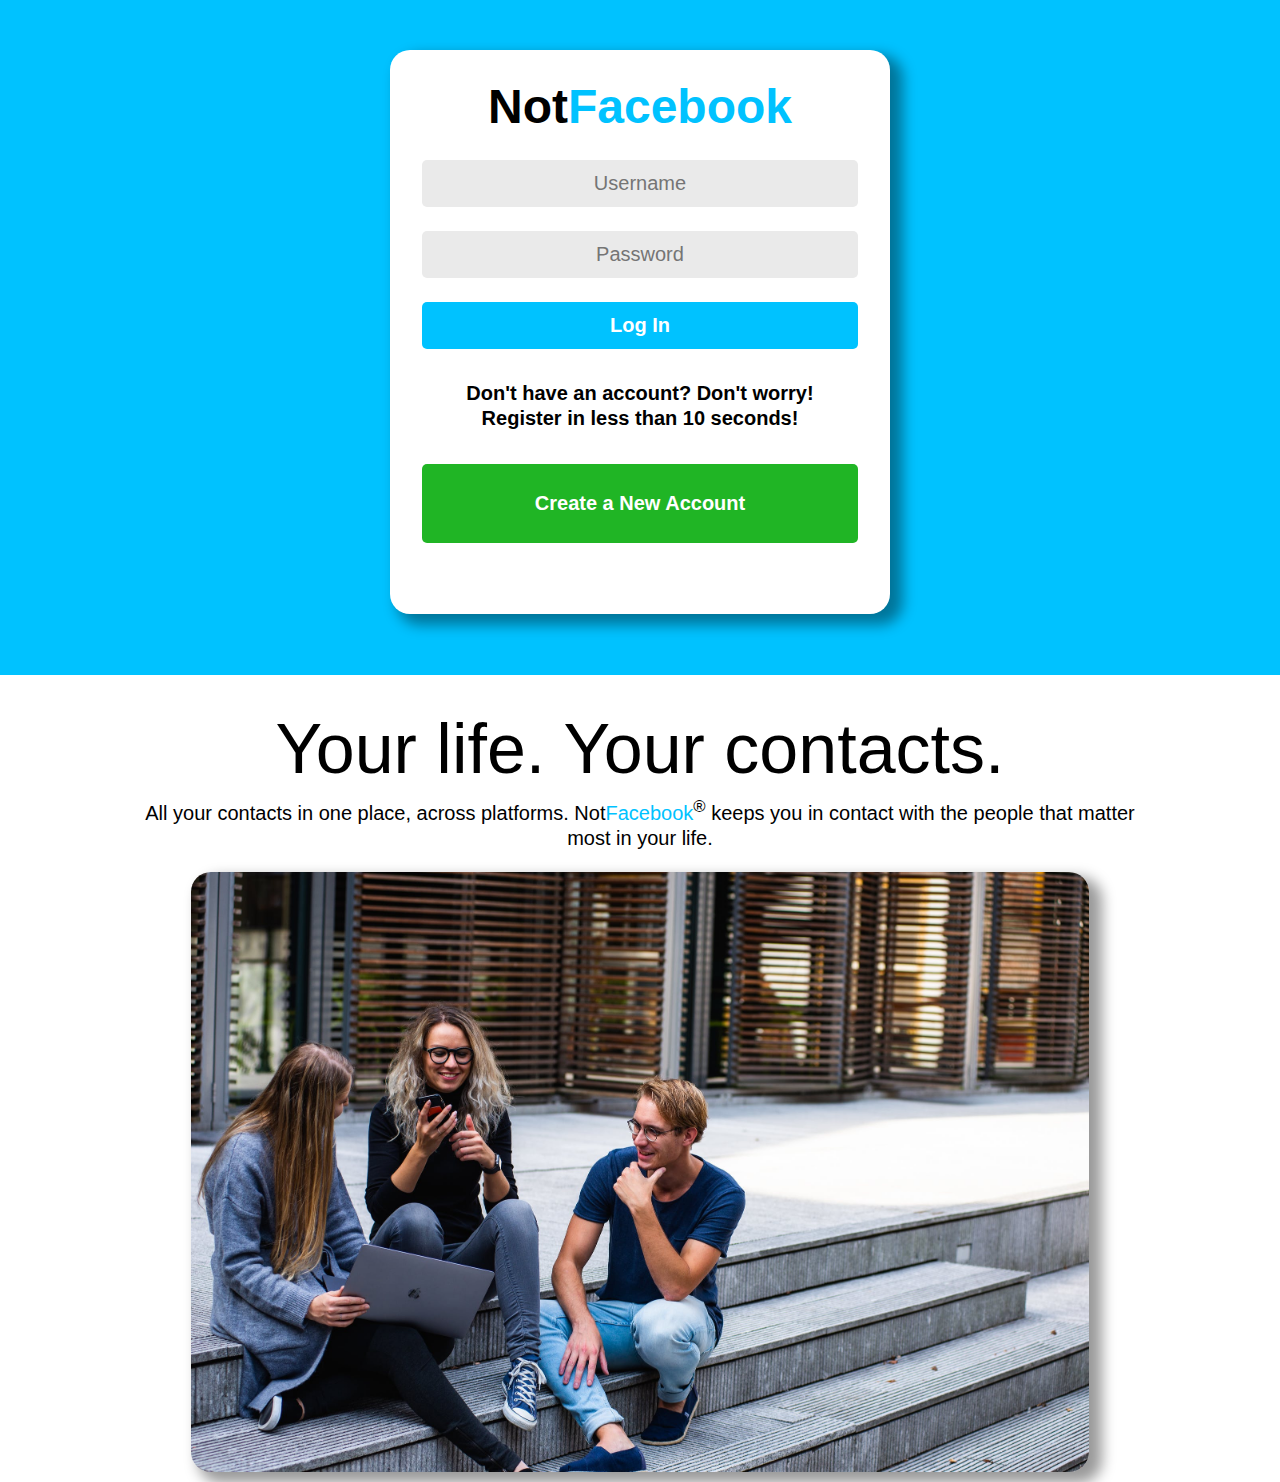
<file: index.html>
<!DOCTYPE html>
<html>
    <head>
        <meta charset="UTF-8">
        <title>NotFacebook</title>
		<meta name="viewport" content="width=device-width, initial-scale=1.0">
        <meta name="author" content="Group 18">
        <meta name="description" content="COP4331C Small Project Spring 2021 - Group 18">
		<link rel="shortcut icon" type="image/x-icon" href="favicon.ico">
        <link rel="stylesheet" href="css/style-login.css">
        <script type="text/javascript" src="js/jquery-3.5.1.min.js"></script>
        <script type="text/javascript" src="js/md5.js"></script>
        <script type="text/javascript" src="js/code.js"></script>
        <script>
            if (readCookie() !== null) {
                window.location.href = "main.html";
            }
        </script>
    </head>
    <body>
        <div class="container">
            <!-- Login/Register box -->
            <section class="form-box">
                <div id="login-box">
                    <div class="name"><strong class="name-not">Not</strong><strong class="name-facebook">Facebook</strong></div>
                    <input id="login-username" class="input" type="text" placeholder="Username">
                    <input id="login-password" class="input" type="password" placeholder="Password">
                    <button id="login-submit" type="submit" onclick="doLogin()">Log In</button>
                    <div class="form-error-text" id="login-error"></div>
                    <div class="form-text">Don't have an account? Don't worry! Register in less than 10 seconds!</div>
                    <button id="login-register" type="button" onclick="registerForm()">Create a New Account</button>
                </div>
                <div id="register-box">
                    <div class="name"><strong class="name-not">Not</strong><strong class="name-facebook">Facebook</strong></div>
                    <input id="register-username" class="input" type="text" placeholder="Username">
                    <input id="register-password" class="input" type="password" placeholder="Password">
                    <input id="register-password-confirm" class="input" type="password" placeholder="Confirm Password">
                    <button id="register-submit" type="submit" onclick="doRegister()">Register</button>
                    <div class="form-error-text" id="register-error"></div>
                    <div class="form-text">Already have an account? <a href="#" onclick="loginForm()">Log In</a></div>
                </div>
            </section>
            <div></div>
            <!-- Testimonial -->
            <section id="testimonial">
                <div id="testimonial-box">
                    <div id="testimonial-text">Your life. Your contacts.</div>
                    <div class="testimonial-description">
                        All your contacts in one place, across platforms. <strong class="name-not name-normal">Not</strong><strong class="name-facebook name-normal">Facebook</strong><sup>&reg;</sup> keeps you in contact with the people that matter most in your life.
                    </div>
                    <img id="testimonial-img" src="media/homepage-testimonial.jpeg">
                </div>
            </section>
        </div>
    </body>
</html>
</file>
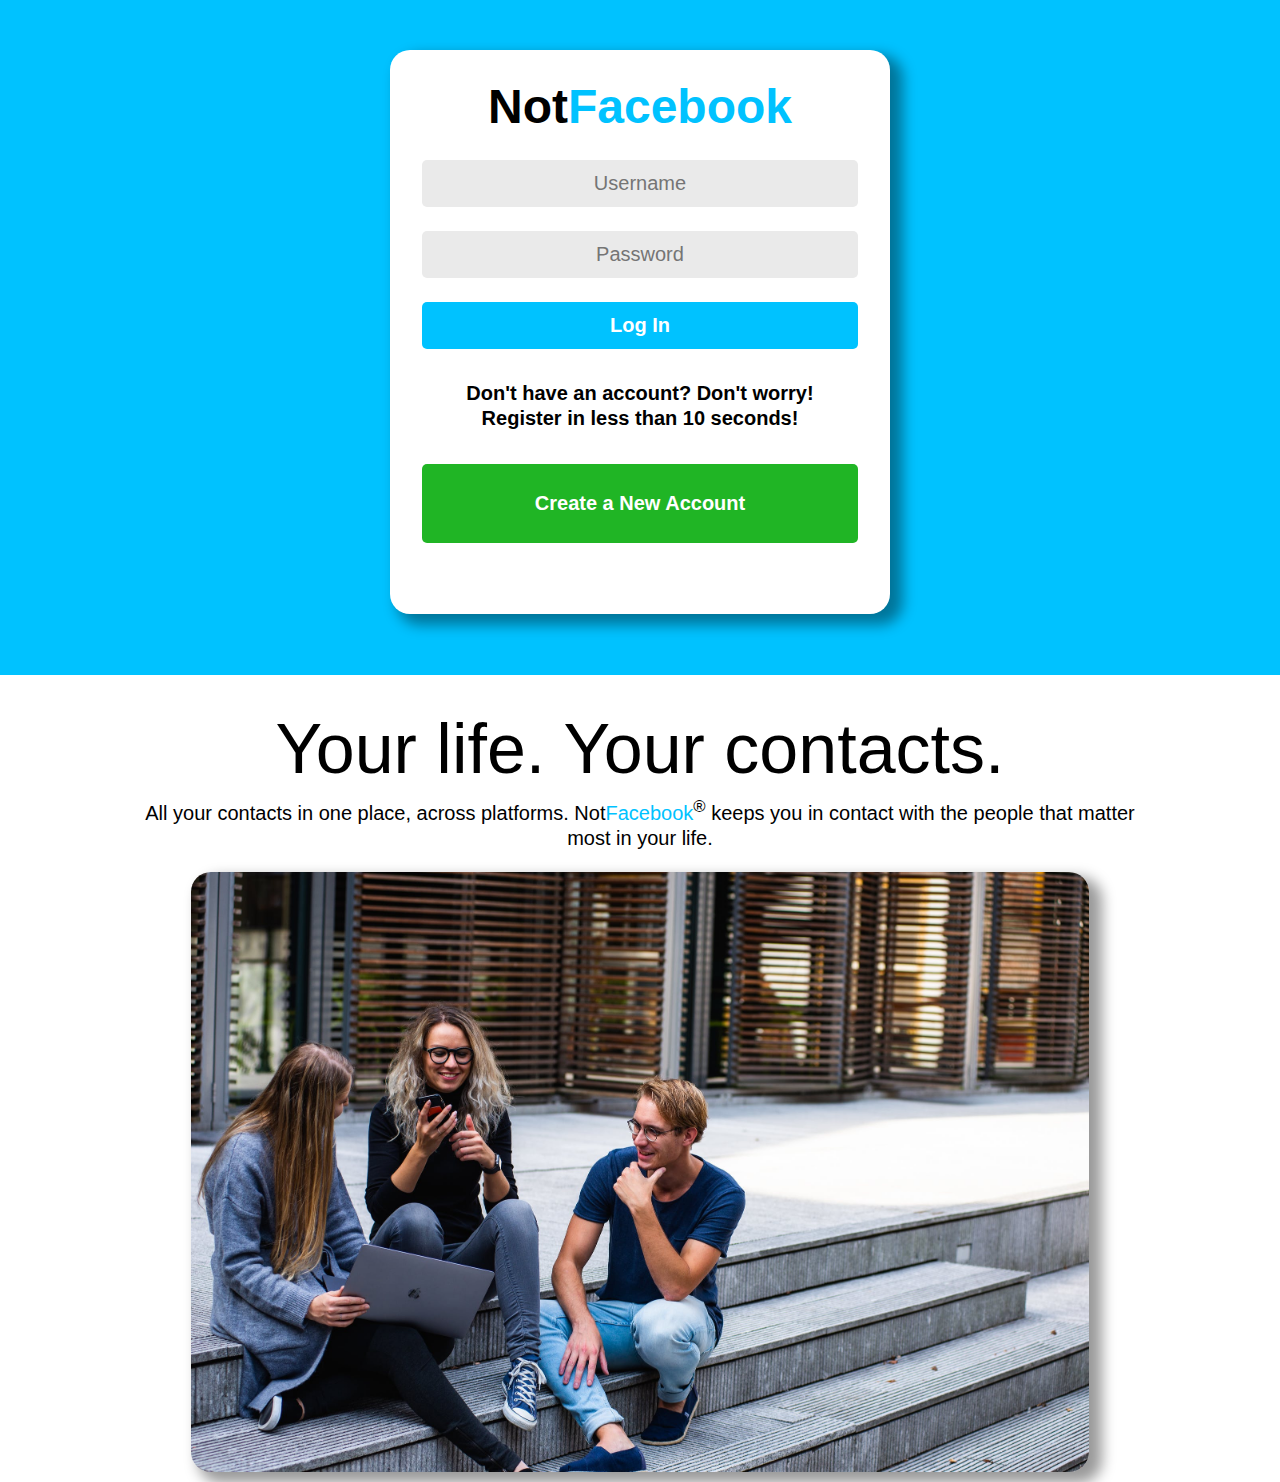
<file: addContact.html>
<!DOCTYPE html>
<html lang="en">
  <head>
    <!-- Required meta tags -->
    <meta charset="utf-8">
    <meta name="viewport" content="width=device-width, initial-scale=1">
    <title>NotFacebook</title>
    <!-- Bootstrap CSS -->
    <link href="https://cdn.jsdelivr.net/npm/bootstrap@5.0.0-beta1/dist/css/bootstrap.min.css" rel="stylesheet" integrity="sha384-giJF6kkoqNQ00vy+HMDP7azOuL0xtbfIcaT9wjKHr8RbDVddVHyTfAAsrekwKmP1" crossorigin="anonymous">
    <!-- Custom CSS -->
    <link rel="stylesheet" type="text/css" href="css/style-site.css">
    <script type="text/javascript" src="js/code.js" ></script>
    <script>
      if (readCookie() === null) {
          window.location.href = "index.html";
      }
    </script>
  </head>
  <body>
  	<!-- Creates logo border -->
    <div class="mt-4">
      <span class="border logo">
        <span class = "not">Not</span>
        <span class = "facebook">Facebook</span>
      </span>
    </div>
    <!-- Create a contact container -->
    <div class="container">
      <div class="row">
        <div class="col-md-6">
          <form class="contactAdd" action="process.php" method="POST">
            <div class="form-group pt-5 mt-5 pb-5">
              <div class="border contact mt-1">  
                <h3 class="text-center">
                  Create a contact here:
                </h3>

                <label for="firstName"> <strong>First Name:</strong></label>
                  <input class="form-control firstnameinput" id="contactFirstName" type="text" placeholder="Enter first name here">

                <br>

                <label for="lastName"> <strong>Last Name:</strong></label>
                <input class="form-control lastnameinput" id="contactLastName" type="text" placeholder="Enter last name here">

                <br>

                <label for="email"> <strong>Email:</strong></label>
                <input class="form-control emailinput" id="contactEmail" type="text" placeholder="Enter email here">

                <br>

                <label for="telephone"> <strong>Phone Number:</strong></label>
                <input class="form-control phoneinput" id="contactPhone" type="text" placeholder="(555)-555-5555">
                
                <p id="contactAddResult"></p>

                <br>
                <div class="text-center">
                  <button type="button" class="btn btn-success createcontactbutton" onclick="addContact()">Create Contact</button>
                  <button type="button" class="btn btn-danger backtomain" onclick=window.location.href="main.html">Go back to search</button>
                </div>
              </div>
            </div>
          </form> 
        </div>
        <!-- Image -->
        <div class="col mt-5">
          <img src="media/image1.jpg" height="615px" class="addimage">
        </div>
        <div class="col">
          <button type="button" class="btn btn-danger logout" onclick="doLogout()"> log out</button> <!-- Make sure you cannot backspace -->
        </div>
      </div>
    </div>
    <!-- Bottom text -->
    <div class="container bottomtextadd">
      <p>
        Thank you for choosing NotFacebook's contact manager. Our mission is to efficiently store, create, and find
        contacts that you may need at any time. We hope to organize and facilitate any contact managing you may need to do. 
      </p>
      <p>
        NotFacebook's contact manager allows you to quickly create, store, and find your contacts.
        Built with functionality in mind, we take pride in user satisfaction. With your contacts organized, we hope to ease
        an integral part of your life and business.
      </p>
    </div>
      
    <!-- Option 1: Bootstrap Bundle with Popper -->
    <script src="https://cdn.jsdelivr.net/npm/bootstrap@5.0.0-beta1/dist/js/bootstrap.bundle.min.js" integrity="sha384-ygbV9kiqUc6oa4msXn9868pTtWMgiQaeYH7/t7LECLbyPA2x65Kgf80OJFdroafW" crossorigin="anonymous"></script>


  </body>
</html>
</file>
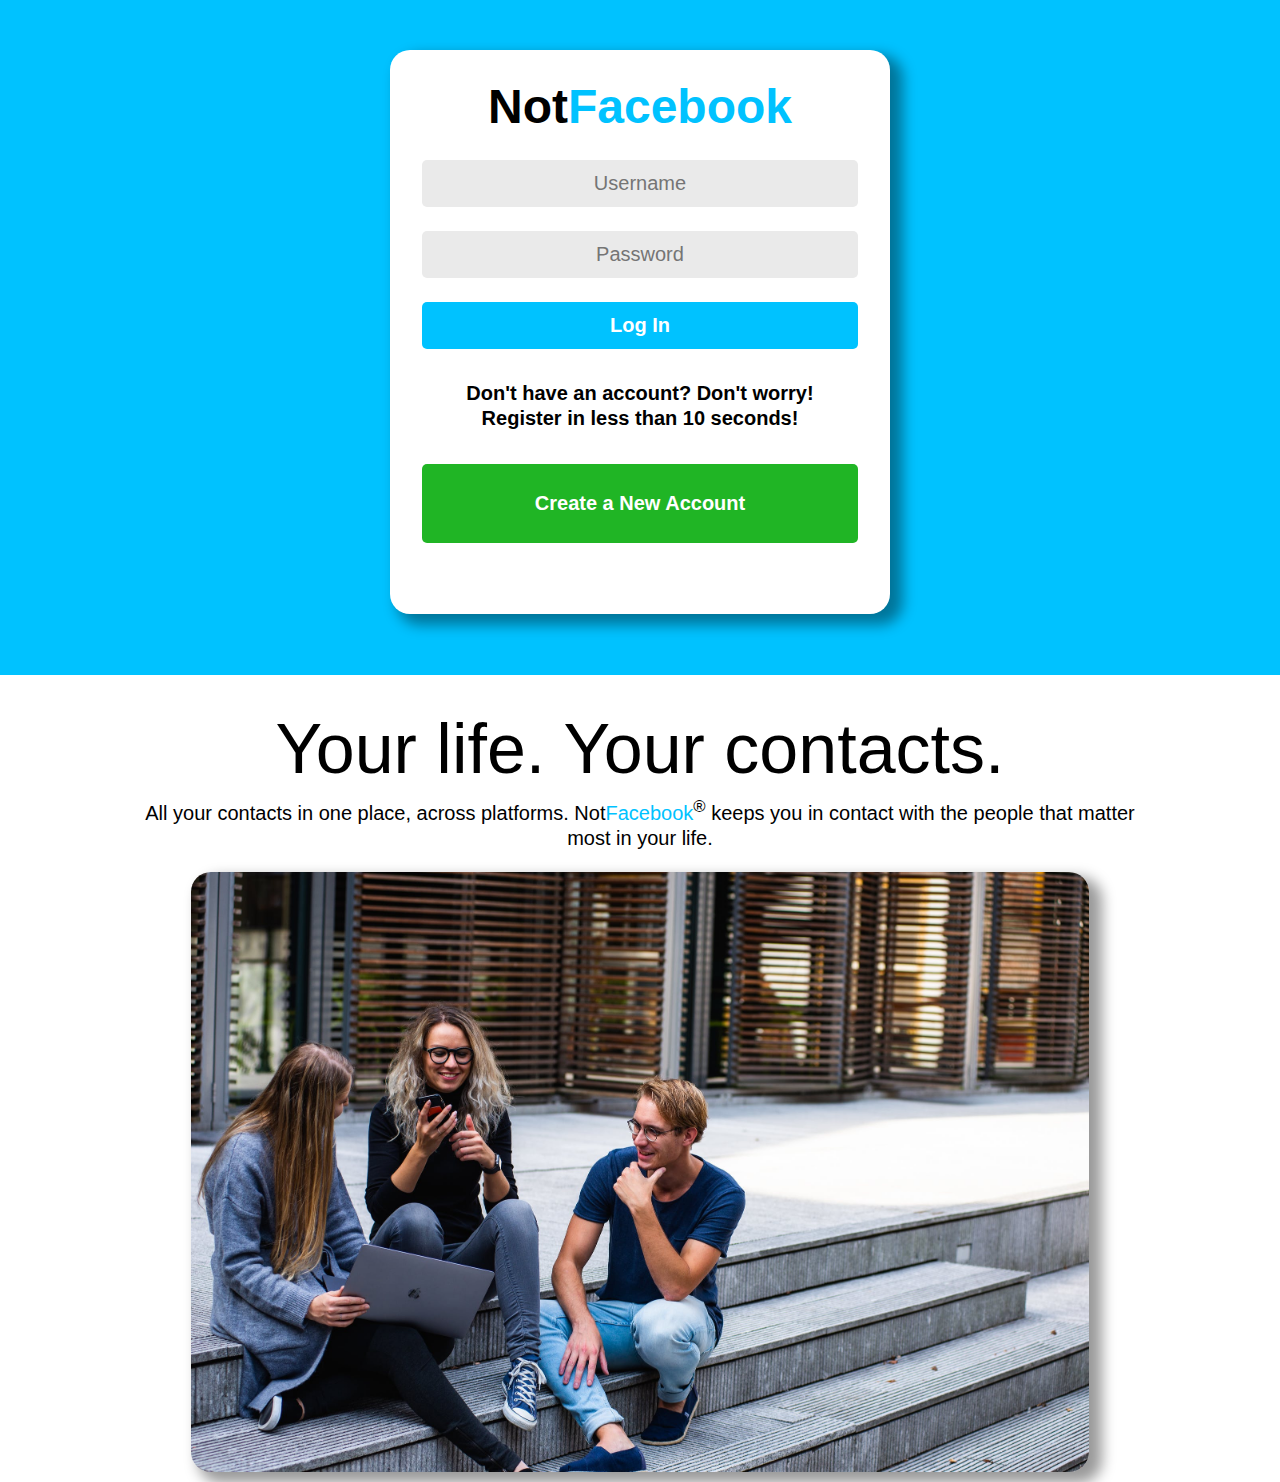
<file: main.html>
<!DOCTYPE html>
<html lang="en">
  <head>
    <!-- Required meta tags -->
    <meta charset="utf-8">
    <meta name="viewport" content="width=device-width, initial-scale=1">
    <title>NotFacebook</title>
    <!-- Bootstrap CSS -->
    <link href="https://cdn.jsdelivr.net/npm/bootstrap@5.0.0-beta1/dist/css/bootstrap.min.css" rel="stylesheet" integrity="sha384-giJF6kkoqNQ00vy+HMDP7azOuL0xtbfIcaT9wjKHr8RbDVddVHyTfAAsrekwKmP1" crossorigin="anonymous">
    <!-- Custom CSS -->
    <link rel="stylesheet" type="text/css" href="css/style-site.css">
    <script type="text/javascript" src="js/code.js" ></script>
    <script>
      if (readCookie() === null) {
          window.location.href = "index.html";
      }
    </script>
  </head>
  <body onload="hideEdit()">
    <!-- Creates logo border -->
    <div class="mt-4">
      <span class="border logo">
        <span class = "not">Not</span>
        <span class = "facebook">Facebook</span>
      </span>
    </div>
    <!-- Search for a contact -->
    <div class="container">
      <div class="row">
        <div class = "col md-5">
          <div class="form-group pt-5 pb-5 mb-5">
            <label for="contactSearch">
            <h3></h3>
            </label>
            <input type="contact" class="form-control searchbar" id="contactSearch" placeholder="Search for contact" name="searchVar">
          </div>
        </div>  
        <span class="col">
          <input type="image" id="contactSearchButton" src="media/glass.png" height="40px" class="glassImage" onclick="searchAccount()">
        </span>
          <button type="button" class="btn btn-success buttonadd" onclick=window.location.href="addContact.html">New Contact</button>
        <span>
          <button type="button" class="btn btn-danger logout" onclick="doLogout()">log out</button>
        </span>
      </div>
    </div>
    <div class="container mt-4 receivedform">
      <label for="contactFound">
        <h3></h3>
    </label>
    </div>
    <div class="container received">
      <div id= "th"></div>
      <div id= "box"></div>
      <p id="foundContacts"> Found contacts will appear here</p> 
      </div>
      
      <div class="container" id="editbox" class="modal">
      
        <h3 class="text-center">
                  Edit your contact:
        </h3>

          <label for="firstName"> <strong>First Name:</strong></label>
          <input class="form-control firstnameinputupdate" type="text" id="editFirstName">
          
                
          <br>

          <label for="lastName"> <strong>Last Name:</strong></label>
          <input class="form-control lastnameinputupdate" id="editLastName" type="text" >

          <br>

          <label for="email"> <strong>Email:</strong></label>
          <input class="form-control emailinputupdate" id="editEmail" type="text">

          <br>

          <label for="telephone"> <strong>Phone Number:</strong></label>
          <input class="form-control phoneinputupdate" id="editPhone" type="tel">

          <br>
          <div class="text-center">
            <button type="button" class="btn btn-success createcontactbutton" onclick="updateContact()">Done</button>
            <button type="button" class="btn btn-danger cancelupdatebutton" onclick="hideEdit()">Cancel</button>
          </div>
          <p id="contactEditResult"></p>
      </div>
      <div class="col mt-5">
          <img src="media/startup.jpg" height="325px" class="startup">
        </div>
      
      
    <!-- Bottom text -->
    <div class="container bottomtextmain">
      <p>
        NotFacebook's contact manager allows you to quickly create, store, and find your contacts.
        Built with functionality in mind, we take pride in user satisfaction. With your contacts organized, we hope to ease
        an integral part of your life and business.
      </p>
    </div>

    <!-- Option 1: Bootstrap Bundle with Popper -->
    <script src="https://cdn.jsdelivr.net/npm/bootstrap@5.0.0-beta1/dist/js/bootstrap.bundle.min.js" integrity="sha384-ygbV9kiqUc6oa4msXn9868pTtWMgiQaeYH7/t7LECLbyPA2x65Kgf80OJFdroafW" crossorigin="anonymous"></script>
    <script>
    var input = document.getElementById("contactSearch");
    input.addEventListener("keyup", function(event) {
    if (event.keyCode === 13) {
        event.preventDefault();
        document.getElementById("contactSearchButton").click();
      }
    });
    </script>
  </body>
</html>
</file>
<file: css/style-login.css>
/* CSS VARIABLES */
:root
{
	--primary-color: #00C2FF;
	--secondary-color: #000000;
	--tertiary-color: #FFFFFF;
}

body
{
	background: linear-gradient(90deg, var(--primary-color) 40%, #FFFFFF 40%);
	color: var(--secondary-color);

	font-family: Arial, Helvetica, sans-serif;
	font-size: 16px;
	font-weight: normal;

	line-height: 1.6em;
	margin: 0;
}

img
{
	max-width: 100%;
	height: auto;
}

/*==========================
		UNIVERSAL
==========================*/

.container
{
	width: 80%;
	height: 100vh;
	margin: auto;
	display: grid;
	grid-template-columns: 30% 15% 55%;
	align-content: center;
}

.input
{
	text-align: center;
	color: #000000;
	font-size: 20px;
	padding: 12px;
	margin: 12px 0px;
	border-radius: 5px;
	background-color: #EAEAEA;
	border: 0px solid var(--secondary-color);
}

/*==========================
		WEBSITE NAME
==========================*/

.name
{
	font-weight: bold;
	font-size: 48px;
	text-align: center;
	margin: 12px 0px 28px 0px;
}

.name-not
{
	color: var(--secondary-color);
}

.name-facebook
{
	color: var(--primary-color);
}

.name-normal
{
	font-weight: normal;
}

/*==========================
	LOGIN/REGISTER FORMS
==========================*/

.form-box
{
	align-self: center;
}

.form-text
{
	color: #000000;
	font-weight: bold;
	font-size: 20px;
	text-align: center;
	padding: 8px;
	margin: 12px 0px;
}

.form-error-text
{
	text-align: center;
	color: #FF0000;
	word-wrap: break-word;
}

/*==========================
		LOGIN FORMS
==========================*/

#login-box
{
	display: flex;
	flex-direction: column;
	background-color: #FFFFFF;
	padding: 2em;
	box-shadow: 10px 8px 10pt 2pt rgba(0,0,0,0.4);
	border-radius: 20px;
	min-height: 500px;
}

#login-submit
{
	color: #FFFFFF;
	background-color: var(--primary-color);
	font-size: 20px;
	font-weight: bold;
	padding: 12px;
	margin: 12px 0px;
	border-radius: 5px;
	border: 0px solid var(--secondary-color);
}

#login-register
{
	color: #FFFFFF;
	background-color: #20B525;
	font-weight: bold;
	font-size: 20px;
	padding: 28px;
	margin: 12px 0px;
	border-radius: 5px;
	border: 0px solid var(--secondary-color);
}

/*==========================
		REGISTER FORM
==========================*/

#register-box
{
	display: flex;
	flex-direction: column;
	background-color: #FFFFFF;
	padding: 2em;
	box-shadow: 10px 8px 10pt 2pt rgba(0,0,0,0.4);
	border-radius: 20px;
	min-height: 500px;
}

#register-submit
{
	color: #FFFFFF;
	background-color: #20B525;
	font-weight: bold;
	font-size: 20px;
	padding: 28px;
	margin: 12px 0px;
	border-radius: 5px;
	border: 0px solid var(--secondary-color);
}

/*==========================
		TESTIMONIAL
==========================*/

#testimonial-box
{
	display: flex;
	flex-direction: column;
	align-items: center;
}

#testimonial-text
{
	text-align: center;
	font-family:'Lucida Sans', 'Lucida Sans Regular', 'Lucida Grande', 'Lucida Sans Unicode', Geneva, Verdana, sans-serif ;
	font-size: 70px;
	line-height: 70px;

	-webkit-animation: fadein 3s; /* Safari, Chrome and Opera > 12.1 */
	-moz-animation: fadein 3s; /* Firefox < 16 */
	-ms-animation: fadein 3s; /* Internet Explorer */
	-o-animation: fadein 3s; /* Opera < 12.1 */
	animation: fadein 3s;
}

.testimonial-description
{
	font-size: 20px;
	padding: 10px;
	text-align: center;

	-webkit-animation: fadein-medium 4s; /* Safari, Chrome and Opera > 12.1 */
	-moz-animation: fadein-medium 4s; /* Firefox < 16 */
	-ms-animation: fadein-medium 4s; /* Internet Explorer */
	-o-animation: fadein-medium 4s; /* Opera < 12.1 */
	animation: fadein-medium 4s;
}

#testimonial-img
{
	/*box-shadow: 0 0 3pt 2pt var(--primary-color);*/
	box-shadow: 10px 8px 10pt 2pt rgba(0,0,0,0.4);
	margin: 10px 0px 10px 0px;
	border-radius: 20px;

	-webkit-animation: fadein-long 5s; /* Safari, Chrome and Opera > 12.1 */
	-moz-animation: fadein-long 5s; /* Firefox < 16 */
	-ms-animation: fadein-long 5s; /* Internet Explorer */
	-o-animation: fadein-long 5s; /* Opera < 12.1 */
	animation: fadein-long 5s;
}

/*==========================
		MEDIA QUERIES
==========================*/

@media only screen and (max-width: 1600px)
{
	body
	{
		background-image: linear-gradient(180deg, var(--primary-color) 675px, #fff 0%);
		background-repeat:no-repeat;
		color: var(--secondary-color);

		font-family: Arial, Helvetica, sans-serif;
		font-size: 16px;
		font-weight: normal;

		min-height: 1000px;

		line-height: 1.6em;
		margin: 0;
	}

	img
	{
		max-height: 600px;
		width: auto;
		margin-bottom: 50px;
	}

	.form-box
	{
		align-self: center;
		max-width: 500px;
		margin-bottom: 100px;
	}

	.container
	{
		width: 80%;
		padding: 50px 0px 450px 0px;
		margin: auto;
		display: flex;
		flex-direction: column;
		align-content: center;
	}
}

@media only screen and (max-height: 750px)
{
	body
	{
		background-image: linear-gradient(180deg, var(--primary-color) 675px, #fff 0%);
		background-repeat:no-repeat;
		color: var(--secondary-color);

		font-family: Arial, Helvetica, sans-serif;
		font-size: 16px;
		font-weight: normal;

		min-height: 1000px;

		line-height: 1.6em;
		margin: 0;
	}

	img
	{
		max-height: 600px;
		width: auto;
		margin-bottom: 50px;
	}

	.form-box
	{
		align-self: center;
		max-width: 500px;
		margin-bottom: 100px;
	}

	.container
	{
		width: 80%;
		padding: 50px 0px 450px 0px;
		margin: auto;
		display: flex;
		flex-direction: column;
		align-content: center;
	}
}

/*==========================
		KEYFRAMES
==========================*/

@keyframes fadein
{
	from { opacity: 0; }
	to   { opacity: 1; }
}

@keyframes fadein-medium
{
	0% { opacity: 0; }
	20% { opacity: 0; }
	40% { opacity: 1; }
	60% { opacity: 1; }
	80% { opacity: 1; }
	100% { opacity: 1; }
}

@keyframes fadein-long
{
	0% { opacity: 0; }
	20% { opacity: 0; }
	40% { opacity: 0; }
	60% { opacity: 1; }
	80% { opacity: 1; }
	100% { opacity: 1; }
}

/* Firefox < 16 */
@-moz-keyframes fadein
{
	from { opacity: 0; }
	to   { opacity: 1; }
}

/* Safari, Chrome and Opera > 12.1 */
@-webkit-keyframes fadein
{
	from { opacity: 0; }
	to   { opacity: 1; }
}

/* Internet Explorer */
@-ms-keyframes fadein
{
	from { opacity: 0; }
	to   { opacity: 1; }
}

/* Opera < 12.1 */
@-o-keyframes fadein
{
	from { opacity: 0; }
	to   { opacity: 1; }
}
</file>
<file: css/style-site.css>
body
{
	background-color: #00C2FF;
  font-family: Arial, Helvetica, sans-serif;
}

.not
{
	color: #000000;
	font-size: 32px;
}

.facebook
{
	color: #00C2FF; /* blue */
	margin-left: -4px;	
	font-size: 32px;
}

.logo
{
	padding-top: 12px;
	padding-bottom: 6px;
	padding-left: 5px;
	padding-right: 5px;
	margin-left: 20px;
	background-color: #FFFFFF;
	border-width: 3px !important;
	border-color: #000000 !important;
}

.contactAdd
{
  text-align: center;
}

.contact
{
	width: 500px;
	background-color: white;
	padding: 10px;
	margin-top: -100px;
	border-radius: 20px;
  box-shadow: 10px 8px 10pt 2pt rgba(0,0,0,0.4);
}

.bottomtextmain
{
	background-color: #FFF;
	margin-top: 80px;	
  font-size: 24px;
  border: 3px solid #000;
  border-radius: 10px;
}

.bottomtextadd
{
	background-color: #FFF;
	margin-top: 60px;
  font-size: 24px;
  border: 3px solid #000;
  border-radius: 10px;
}


.searchbar
{
	text-align: center;
	color: #000000;
	font-size: 20px;
	padding: 12px;
	margin: 12px 0px;
	border-radius: 5px;
	border: 1px solid #000000;
  width: 975px;
  margin-top: 35px;
}

.buttonadd
{
	color: #FFFFFF;
	background-color: #20B525;
	font-weight: bold;
	font-size: 20px;
	padding: 10px;
	margin: 12px 0px;
	border-radius: 5px;
	border: 1px solid #000000;
  display: inline;
  white-space: nowrap;
  margin: auto;
  width: 250px;
}

.searching
{
	background-color: #000;
	position: absolute;
}

.glassImage
{
	margin-top: 115px;
	border: 3px solid #000;
  border-radius: 5px;
}

.received
{
	border: 3px solid #000;	
	padding: 20px;
	background-color: #FFF;
	max-height: 400px;
	overflow-y: scroll;
  margin-top:-110px;
}

.receivedbox
{
	border: 3px solid #000;
	font-size: 24px;
  margin-top: 50px;
	max-width: 1200px;	
  padding: 20px;
}

.firstnameinput
{
	text-align: center;
	color: #000000;
	font-size: 20px;
	padding: 12px;
	margin: 12px 0px;
	border-radius: 5px;
	border: 1px solid #000000;
}

.lastnameinput
{
	text-align: center;
	color: #000000;
	font-size: 20px;
	padding: 12px;
	margin: 12px 0px;
	border-radius: 5px;
	border: 1px solid #000000;
}

.emailinput
{
	text-align: center;
	color: #000000;
	font-size: 20px;
	padding: 12px;
	margin: 12px 0px;
	border-radius: 5px;
	border: 1px solid #000000;
}

.phoneinput
{
	text-align: center;
	color: #000000;
	font-size: 20px;
	padding: 12px;
	margin: 12px 0px;
	border-radius: 5px;
	border: 1px solid #000000;
}

.firstnameinputupdate
{
	color: #000000;
	font-size: 15px;
	padding: 12px;
	margin: 12px 0px;
	border-radius: 5px;
	border: 1px solid #000000;
}

.lastnameinputupdate
{
	color: #000000;
	font-size: 15px;
	padding: 12px;
	margin: 12px 0px;
	border-radius: 5px;
	border: 1px solid #000000;
}

.emailinputupdate
{
	color: #000000;
	font-size: 15px;
	padding: 12px;
	margin: 12px 0px;
	border-radius: 5px;
	border: 1px solid #000000;
}

.phoneinputupdate
{
	color: #000000;
	font-size: 15px;
	padding: 12px;
	margin: 12px 0px;
	border-radius: 5px;
	border: 1px solid #000000;
}

.addimage
{
	border-radius: 20px;
	border: 2px solid #000;
  margin-top: 60px;	
}

.backtomain
{
	color: #FFFFFF;
	font-weight: bold;
	font-size: 20px;
	padding: 5px;
	margin: 12px 0px;
	border-radius: 5px;
	border: 1px solid #000000;
	background-color: grey;
}

.createcontactbutton
{
	color: #FFFFFF;
	background-color: #20B525;
	font-weight: bold;
	font-size: 20px;
	padding: 5px;
	margin: 12px 0px;
	border-radius: 5px;
	border: 1px solid #000000;
}

.logout
{
	box-shadow: 2px 2px 3pt 3pt rgba(0,0,0,0.4);
	border-radius: 20px;
  width: 150px;
  position: absolute;
  top: 25px;
  right: 25px;
}

td 
{ 
  text-align:left; 
  border-radius: 10px;
  width: 1%;  
}

tr
{
  border-bottom: 2px solid #000;
}

.ctable
{
  border-collapse:separate; 
  border-spacing:0 40px; 
}

.receivedbox
{
  font-size: 20px;
  text-align:center;
  font-weight: 550;
  word-break: break-word;
}

.tableheader
{
  font-size: 32px;
}

#pencil
{
  float:right;
  margin-right: 30px;
}

#trash
{
  float:right;
  margin-right: 30px;
}

.numbering
{
  text-align: left;
}

#editbox
{
  background-color: #FFF; 
  border-radius: 20px;
  margin-top:30px;
  padding-top:10px;
  -webkit-animation-name: zoom;
  -webkit-animation-duration: 0.6s;
  animation-name: zoom;
  animation-duration: 0.6s;
  box-shadow: 8px 8px 10pt 10pt rgba(0,0,0,0.4);
}

@-webkit-keyframes zoom {
  from {-webkit-transform:scale(0)} 
  to {-webkit-transform:scale(1)}
}

@keyframes zoom {
  from {transform:scale(0)} 
  to {transform:scale(1)}
}

.cancelupdatebutton
{
  color: #FFFFFF;
	font-weight: bold;
	font-size: 20px;
	padding: 5px;
	margin: 10px 0px;
	border-radius: 5px;
	border: 1px solid #000000;
	background-color: grey;
  transition: 0.3s;
}

.logged
{
  margin-top: 20px;
  margin-left: 20px;
}

.startup
{
  display: block;
  margin-left: auto;
  margin-right: auto;
}
</file>
